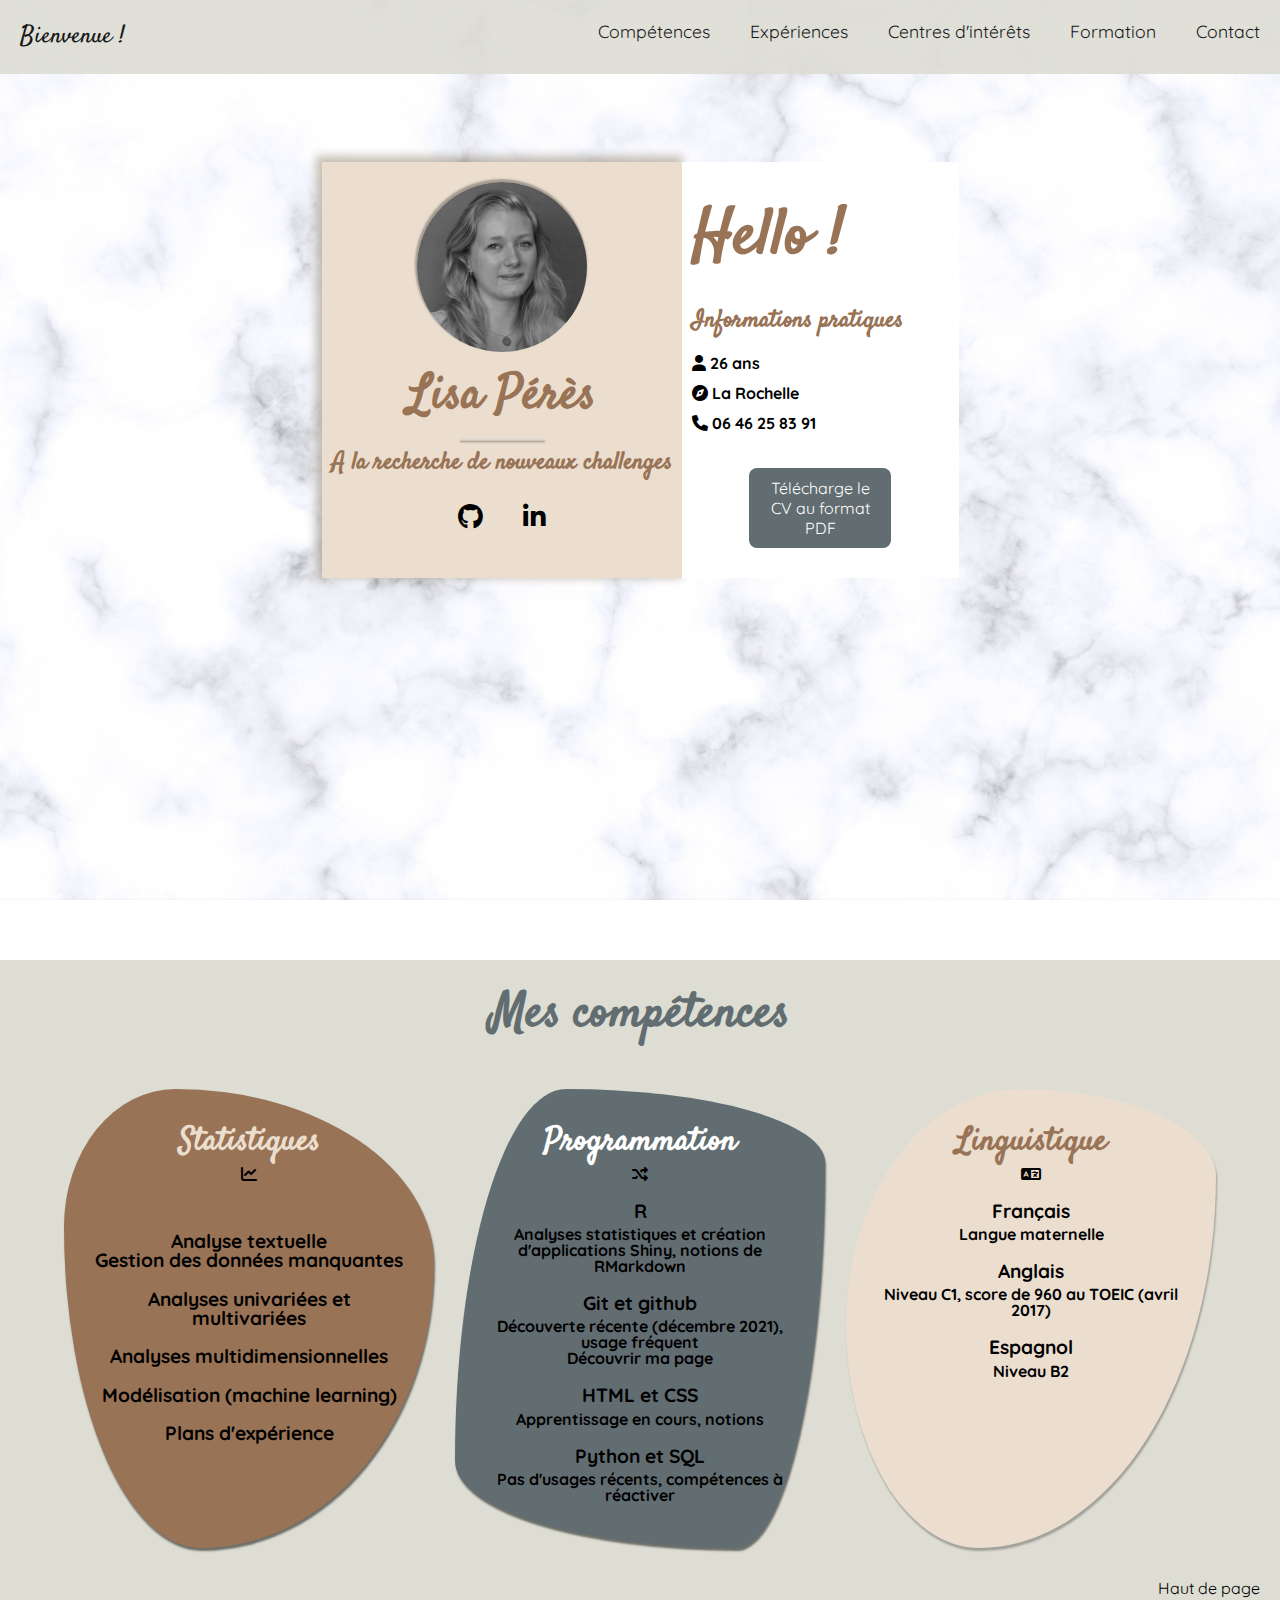
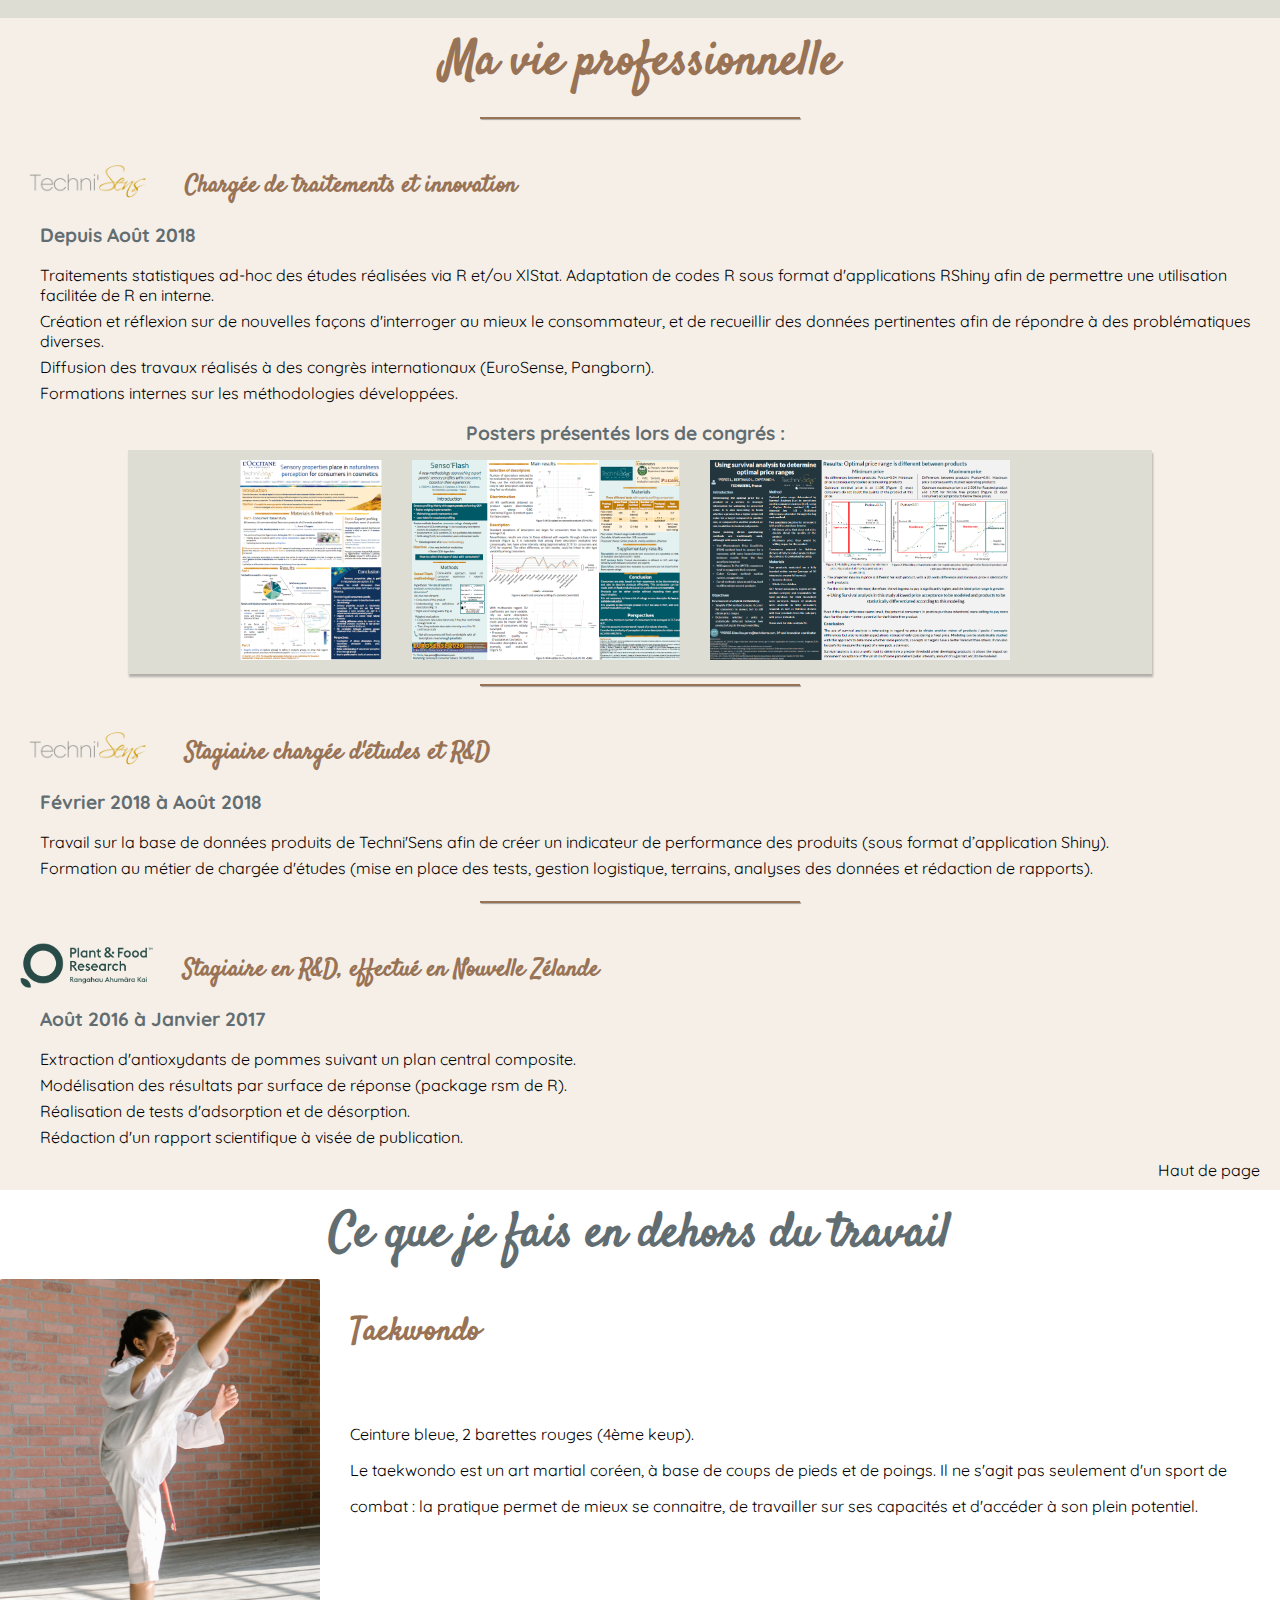
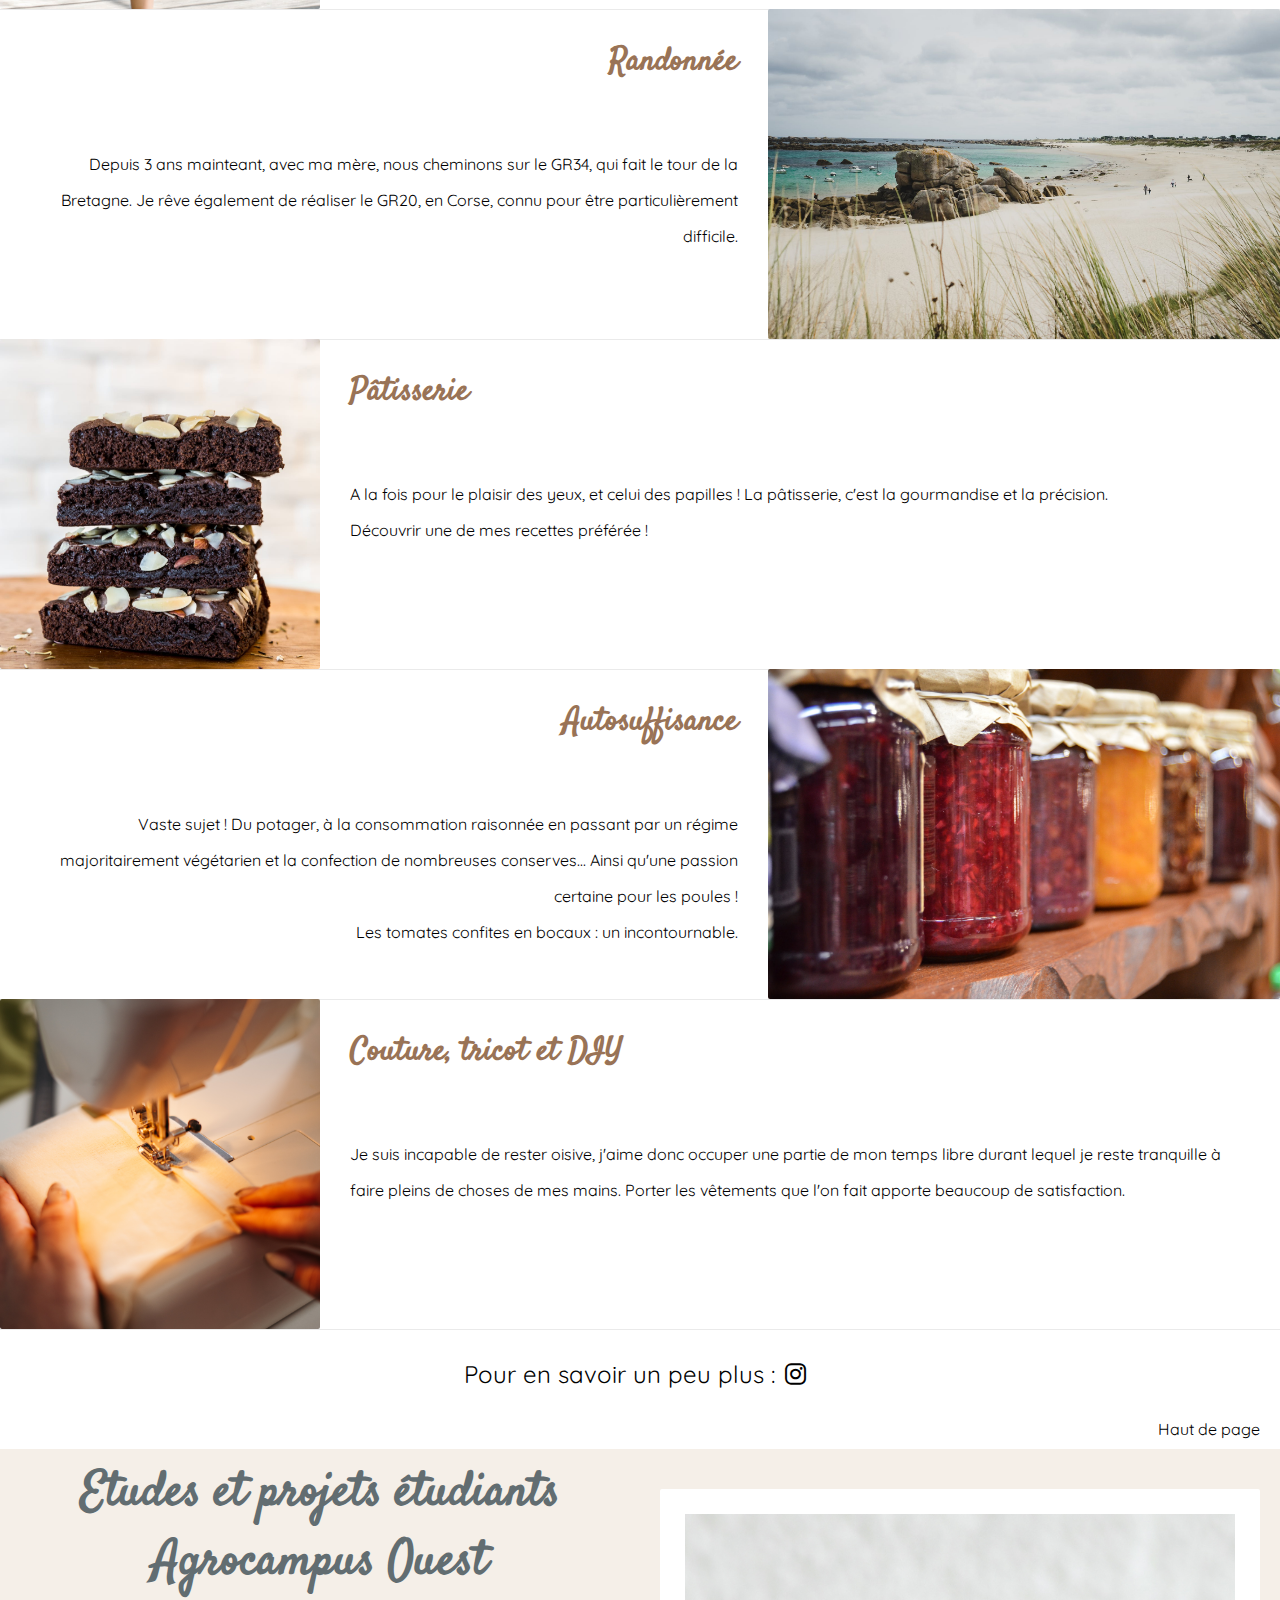
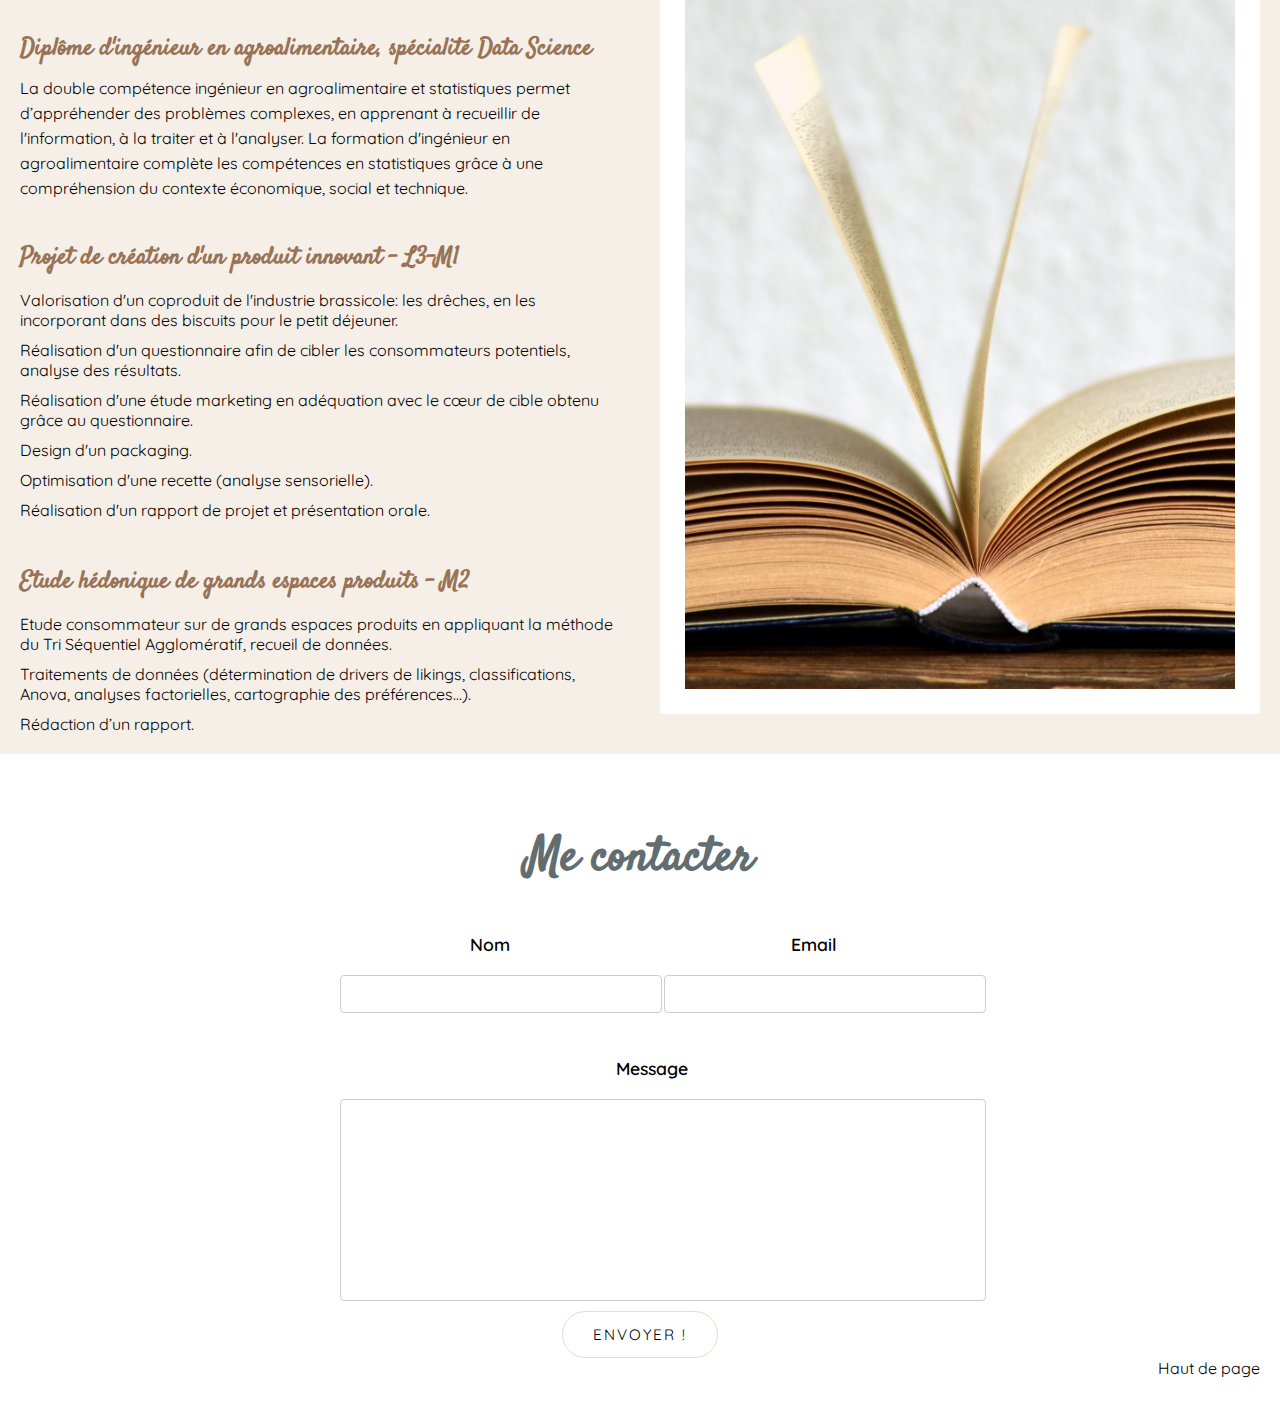
<file: index.html>
<!DOCTYPE html>
<html lang="fr">
<head>
    <meta charset="UTF-8">
    <meta http-equiv="X-UA-Compatible" content="IE=edge">
    <meta name="viewport" content="width=device-width, initial-scale=1.0">
    <title>CV Lisa PERES</title>
    
    <link rel="shortcut icon" href="./assets/favicon.png">
    <link rel="stylesheet" href="./style.css">
    <link rel="stylesheet" href="https://cdnjs.cloudflare.com/ajax/libs/font-awesome/4.7.0/css/font-awesome.css">
    <link rel="stylesheet" href="https://cdnjs.cloudflare.com/ajax/libs/font-awesome/6.0.0-beta3/css/all.min.css"/>

</head>
<body>
    <header>
        <nav>
            <ul>
                <li id="en_tete"><a href="#"><span style="color: black">Bienvenue !</span></a></li>
                <li class="nav_text"><a href="#contact">Contact</a></li>
                <li class="nav_text"><a href="#formation">Formation</a></li>
                <li class="nav_text"><a href="#interets">Centres d'intérêts</a></li>
                <li class="nav_text"><a href="#experiences">Expériences</a></li>
                <li class="nav_text"><a href="#competences">Compétences</a></li> 
            </ul>
        </nav>
    </header>
    <div id="premiere_page"> 
        <div id="presentation">               
            <div class="pres_part1">
                <div class="photo_lisa"><img src="./assets/Lisa_NB.JPG" alt="Photo_candidat"></a></div>
                    <h2>Lisa Pérès</h2>
                    <div id="ligne_intro"></div>
                    <h3>A la recherche de nouveaux challenges</h3>
                    <ul>
                        <li>
                            <a href="https://github.com/PeresLisa" target="_blank">
                                <i class="fa-brands fa-github"></i>
                            </a>
                        </li>
                        <li>
                            <a href="https://www.linkedin.com/in/lisa-peres-067119143/" target="_blank">
                                <i class="fa-brands fa-linkedin-in"></i>
                            </a>
                        </li>
                    </ul>
            </div> 
            <div class="pres_part2">
                    <h1>Hello !</h1>
                    <h3>Informations pratiques</h3>
                    <h5><i class="fa fa-user"></i> 26 ans</h5>
                    <h5><i class="fa fa-compass"></i> La Rochelle</h5>
                    <h5><i class="fa fa-phone"></i> 06 46 25 83 91</h5>
                    <a href="./assets/CV Lisa Pérès.pdf" download>
                        <button>Télécharge le CV au format PDF</button>
                    </a>
            </div>
        </div>
    </div>

    <section id="competences">
        <h2>Mes compétences</h2>
        <div id="inventaire_comp">
            <div id="statistiques">
                    <h3>Statistiques</h3>
                    <i class="fa-solid fa-line-chart">
                        <div class="description_comp">
                            <p>Analyse textuelle
                                <br> Gestion des données manquantes <br>
                                <br> Analyses univariées et multivariées <br>
                                <br> Analyses multidimensionnelles <br>
                                <br> Modélisation (machine learning) <br>
                                <br> Plans d'expérience</p>
                        </div>
                    </i>
            </div>

            <div id="programmation">
                <h3>Programmation</h3>
                <i class="fa-solid fa-random">
                    <div class="description_comp">
                        <h4>R</h4>
                        <p>Analyses statistiques et création d'applications Shiny, notions de RMarkdown</p>
                    </div>
                    
                    <div class="description_comp">
                        <h4>Git et github</h4>
                        <p>Découverte récente (décembre 2021), usage fréquent</p>
                        <a href="https://github.com/PeresLisa">
                            Découvrir ma page
                        </a>
                    </div>
                    
                    <div class="description_comp">
                        <h4>HTML et CSS</h4>
                        <p>Apprentissage en cours, notions</p>
                    </div>

                    <div class="description_comp">
                        <h4>Python et SQL</h4>
                        <p>Pas d'usages récents, compétences à réactiver</p>
                    </div>
                </i>
            </div>

            <div id="langues">
                <h3>Linguistique</h3>
                <i class="fa-solid fa-language">
                    <div class="description_comp">
                        <h4>Français</h4>
                        <p>Langue maternelle</p>
                    </div>
                    <div class="description_comp">
                        <h4>Anglais</h4>
                        <p>Niveau C1, score de 960 au TOEIC (avril 2017)</p>
                    </div>
                    <div class="description_comp">
                        <h4>Espagnol</h4>
                        <p>Niveau B2</p>
                    </div>
                </i>
            </div>
                
        </div>

        <div class="haut_page">
            <a href="#">Haut de page</a>
        </div>
    </section>

    <section id="experiences">
        <h2>Ma vie professionnelle</h2>

        <div class="trait_job"></div>

        <div class="job_exp">
            <div class="Company_logo">
                <a href="https://www.technisens.com/" target="blank">
                    <img src="./assets/Logo_TS.png" alt="logo_TechniSens">
                </a>
                <h3>Chargée de traitements et innovation</h3>
            </div>

            <div class="description_job">
                <h4>Depuis Août 2018</h4>
                <ul>
                    <li>Traitements statistiques ad-hoc des études réalisées via R et/ou XlStat. Adaptation de codes R sous format d'applications RShiny afin de permettre une utilisation facilitée de R en interne.</li>
                    <li>Création et réflexion sur de nouvelles façons d'interroger au mieux le consommateur, et de recueillir des données pertinentes afin de répondre à des problématiques diverses.</li>
                    <li>Diffusion des travaux réalisés à des congrès internationaux (EuroSense, Pangborn).</li>
                    <li>Formations internes sur les méthodologies développées.</li>
                </ul>
            </div>
            
          <h4 id="liste_poster">Posters présentés lors de congrés : </h4>
          <div id="Posters_presentes">
            <div class="Posters">
                <a href="Poster_EuroSense1.html">
                    <img src="./assets/EuroSense 2020 - Poster Naturalité IMG.png" alt="poster_EuroSense1">
                </a>
            </div>
            <div class="Posters">
                <a href="Poster_EuroSense2.html">
                    <img src="./assets/EuroSense 2020 - Poster Senso'Flash IMG.png" alt="poster_EuroSense2">
                </a>
            </div>
            <div class="Posters">
                <a href="Poster_Pangborn.html">
                    <img src="./assets/Pangborn 2021_Poster Survival_IMG.png" alt="poster_Pangborn">
                </a> 
            </div>
          </div>

        </div>

        <div class="trait_job"></div>

        <div class="job_exp">
            <div class="Company_logo">
                <a href="https://www.technisens.com/" target="blank">
                    <img src="./assets/Logo_TS.png" alt="logo_TechniSens">
                </a>
                <h3>Stagiaire chargée d'études et R&D</h3>
            </div>
            <div class="description_job">
                <h4>Février 2018 à Août 2018</h4>
                <ul>
                    <li>Travail sur la base de données produits de Techni'Sens afin de créer un indicateur de performance des produits (sous format d’application Shiny).</li>
                    <li>Formation au métier de chargée d'études (mise en place des tests, gestion logistique, terrains, analyses des données et rédaction de rapports).</li>
                </ul>
            </div> 
        </div>

        <div class="trait_job"></div>

        <div class="job_exp">
            <div class="Company_logo">
                <a href="https://www.plantandfood.com/en-nz/"  target="_blank">
                    <img src="./assets/Logo_PFR.png" alt="logo_PlantandFood">
                </a> 
            <h3>Stagiaire en R&D, effectué en Nouvelle Zélande</h3>
            </div>
            <div class="description_job">
                <h4>Août 2016 à Janvier 2017</h4>
                <ul>
                    <li>Extraction d'antioxydants de pommes suivant un plan central composite.</li>
                    <li>Modélisation des résultats par surface de réponse (package rsm de R).</li>
                    <li>Réalisation de tests d'adsorption et de désorption.</li>
                    <li>Rédaction d'un rapport scientifique à visée de publication.</li>
                </ul>
            </div>
        </div>

        <div class="haut_page">
            <a href="#">Haut de page</a>
        </div>
    </section>

    <section id="interets">
        <h2>Ce que je fais en dehors du travail</h2>
        <div id="taek">
            <div class="loisir_gch">
                <div id="img_taek"></div>
                <div class="text_loisir_gch">
                    <h3>Taekwondo</h3>
                    <p>Ceinture bleue, 2 barettes rouges (4ème keup). <br> Le taekwondo est un art martial coréen, à base de coups de pieds et de poings. Il ne s'agit pas seulement d'un sport de combat : la pratique permet de mieux se connaitre, de travailler sur ses capacités et d'accéder à son plein potentiel.</p>
                </div>
            </div>
        </div>
        
        <div id="rando">
            <div class="loisir_dte">
                <div class="text_loisir_dte">
                    <h3>Randonnée</h3>
                    <p>Depuis 3 ans mainteant, avec ma mère, nous cheminons sur le GR34, qui fait le tour de la Bretagne. Je rêve également de réaliser le GR20, en Corse, connu pour être particulièrement difficile.</p>
                </div>
                <div id="img_rando"></div>
            </div>
        </div>

        <div id="patis">
            <div class="loisir_gch">
                <div id="img_gat"></div>
                <div class="text_loisir_gch">
                    <h3>Pâtisserie</h3>
                    <p>A la fois pour le plaisir des yeux, et celui des papilles ! La pâtisserie, c'est la gourmandise et la précision. <br> 
                        <a href="Patisserie.html">Découvrir une de mes recettes préférée !</a> </p>
                </div>
            </div>
        </div>
        
        <div id="bocal">
            <div class="loisir_dte">
                <div class="text_loisir_dte">
                    <h3>Autosuffisance</h3>
                    <p>Vaste sujet ! Du potager, à la consommation raisonnée en passant par un régime majoritairement végétarien et la confection de nombreuses conserves... Ainsi qu'une passion certaine pour les poules ! <br> 
                        <a href="Bocaux.html">Les tomates confites en bocaux : un incontournable.</a> </p>
                </div>
                <div id="img_bocal"></div>
            </div>
        </div>

        <div id="cout">
            <div class="loisir_gch">
                <div id="img_cout"></div>
                <div class="text_loisir_gch">
                    <h3>Couture, tricot et DIY</h3>
                    <p>Je suis incapable de rester oisive, j'aime donc occuper une partie de mon temps libre durant lequel je reste tranquille à faire pleins de choses de mes mains. Porter les vêtements que l'on fait apporte beaucoup de satisfaction.</p>
                </div>
            </div>
        </div>
        
        <div id="res_sociaux">
            <p>Pour en savoir un peu plus : </p>
            <a href="https://www.instagram.com/lisa._peres/?hl=fr" target="_blank">
                <i class="fa-brands fa-instagram"></i>
            </a>
        </div>

        <div class="haut_page">
            <a href="#">Haut de page</a>
        </div>
    </section>

    <section id="formation">
        <div id="info_formation">
            <h2>Etudes et projets étudiants<br>Agrocampus Ouest</h2>
            <div class="etudes">
                <h3>Diplôme d'ingénieur en agroalimentaire, spécialité Data Science</h3>
                <p>La double compétence ingénieur en agroalimentaire et statistiques permet d’appréhender des problèmes complexes, en apprenant à recueillir de l'information, à la traiter et à l'analyser. La formation d'ingénieur en agroalimentaire complète les compétences en statistiques grâce à une compréhension du contexte économique, social et technique.</p>
            </div>
            <div class="etudes">
                <h3>Projet de création d'un produit innovant - L3-M1</h3>
                <ul>
                    <li>Valorisation d'un coproduit de l'industrie brassicole: les drêches, en les incorporant dans des biscuits pour le petit déjeuner.</li>
                    <li>Réalisation d'un questionnaire afin de cibler les consommateurs potentiels, analyse des résultats.</li>
                    <li>Réalisation d'une étude marketing en adéquation avec le cœur de cible obtenu grâce au questionnaire.</li>
                    <li>Design d'un packaging.</li>
                    <li>Optimisation d'une recette (analyse sensorielle).</li>
                    <li>Réalisation d'un rapport de projet et présentation orale.</li>
                </ul>
            </div>
            <div class="etudes">
                <h3>Etude hédonique de grands espaces produits - M2</h3>
                <ul>
                    <li>Etude consommateur sur de grands espaces produits en appliquant la méthode du Tri Séquentiel Agglomératif, recueil de données.</li>
                    <li>Traitements de données (détermination de drivers de likings, classifications, Anova, analyses factorielles, cartographie des préférences…).</li>
                    <li>Rédaction d’un rapport.</li>
                </ul>
            </div>
        </div>
        <div id ="img_formation"></div>
    </section>

    <section id="contact">
        <h2>Me contacter</h2>
        <form action="mailto:lisa.peres@laposte.net">
            <div class="form-grid">
                <div>
                    <label for="name">Nom</label>
                    <input type="text" id="name">
                </div>
                <div>
                    <label for="email">Email</label>
                    <input type="text" id="email">
                </div>
                <div class="text_area">
                    <label for="message">Message</label>
                    <textarea id="text"></textarea>
                </div>
            </div>
            <input type="submit" class="button" value="Envoyer !">
        </form>

        <div class="haut_page">
            <a href="#">Haut de page</a>
        </div>
    </section>
</body>
</html>
</file>
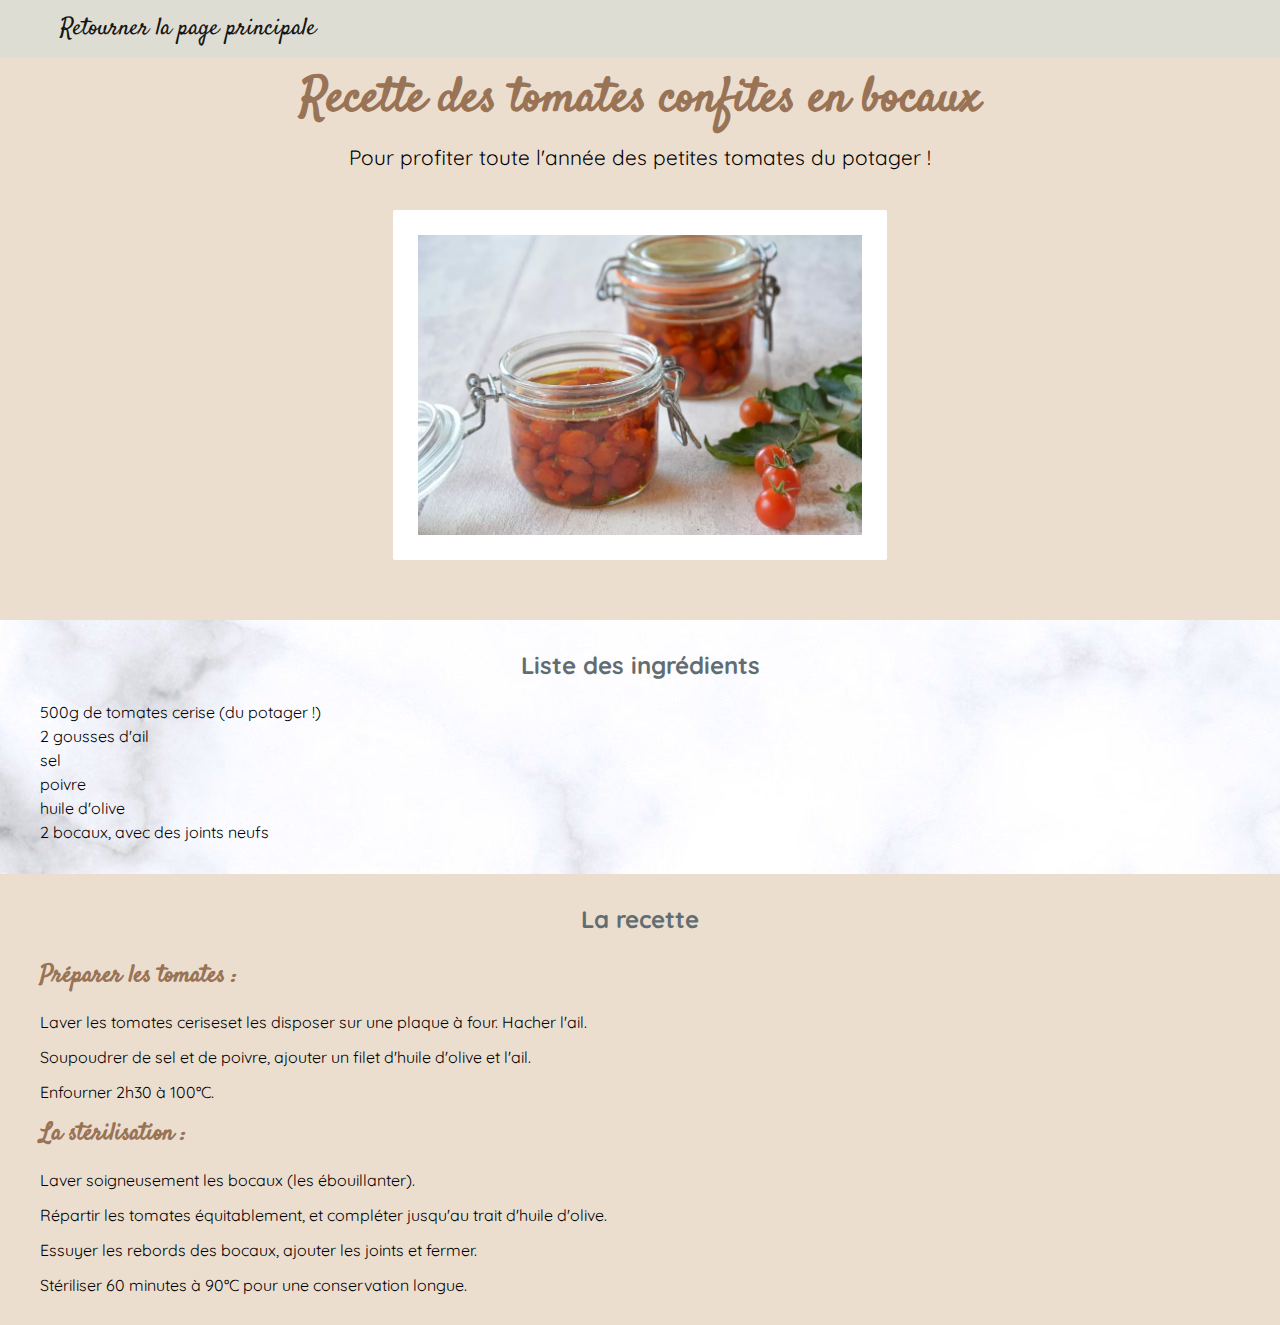
<file: Bocaux.html>
<!DOCTYPE html>
<html lang="fr">
<head>
    <meta charset="UTF-8">
    <meta http-equiv="X-UA-Compatible" content="IE=edge">
    <meta name="viewport" content="width=device-width, initial-scale=1.0">
    <title>Tomates confites</title>

    <link rel="shortcut icon" href="./assets/favicon.png">
    <link rel="stylesheet" href="./recette.css">
</head>
<body>
    <header>
        <nav>
            <ul>
                <li id="en_tete"><a href="index.html#bocal"><span style="color: black">Retourner la page principale</span></a></li>
            </ul>
        </nav>
    </header>
    <section class="titre_recette">
        <h1>Recette des tomates confites en bocaux</h1>
        <p>Pour profiter toute l'année des petites tomates du potager !</p>
        <div id="img_recette"><img src="./assets/bocaux_tomates.png" alt="bocal_tomates"></div>
    </section>
    <section class="ingredients">
        <h2>Liste des ingrédients</h2>
        <div class="descri_ingred">
            <ul>
                <li>500g de tomates cerise (du potager !)</li>
                <li>2 gousses d'ail</li>
                <li>sel</li>
                <li>poivre</li>
                <li>huile d'olive</li>
                <li>2 bocaux, avec des joints neufs</li>
            </ul>
        </div>
    </section>
    <section class="recette">
        <h2>La recette</h2>
        <div class="descri_etape">
            <h3>Préparer les tomates :</h3>
            <p>Laver les tomates ceriseset les disposer sur une plaque à four. Hacher l'ail. <br>
            Soupoudrer de sel et de poivre, ajouter un filet d'huile d'olive et l'ail. <br>
            Enfourner 2h30 à 100°C.</p>
        </div>
        <div class="descri_etape">
            <h3>La stérilisation :</h3>
            <p>Laver soigneusement les bocaux (les ébouillanter). <br>
                Répartir les tomates équitablement, et compléter jusqu'au trait d'huile d'olive. <br>
                Essuyer les rebords des bocaux, ajouter les joints et fermer. <br>
                Stériliser 60 minutes à 90°C pour une conservation longue.</p>
        </div>
    </section>     
</body>
</html>
</file>
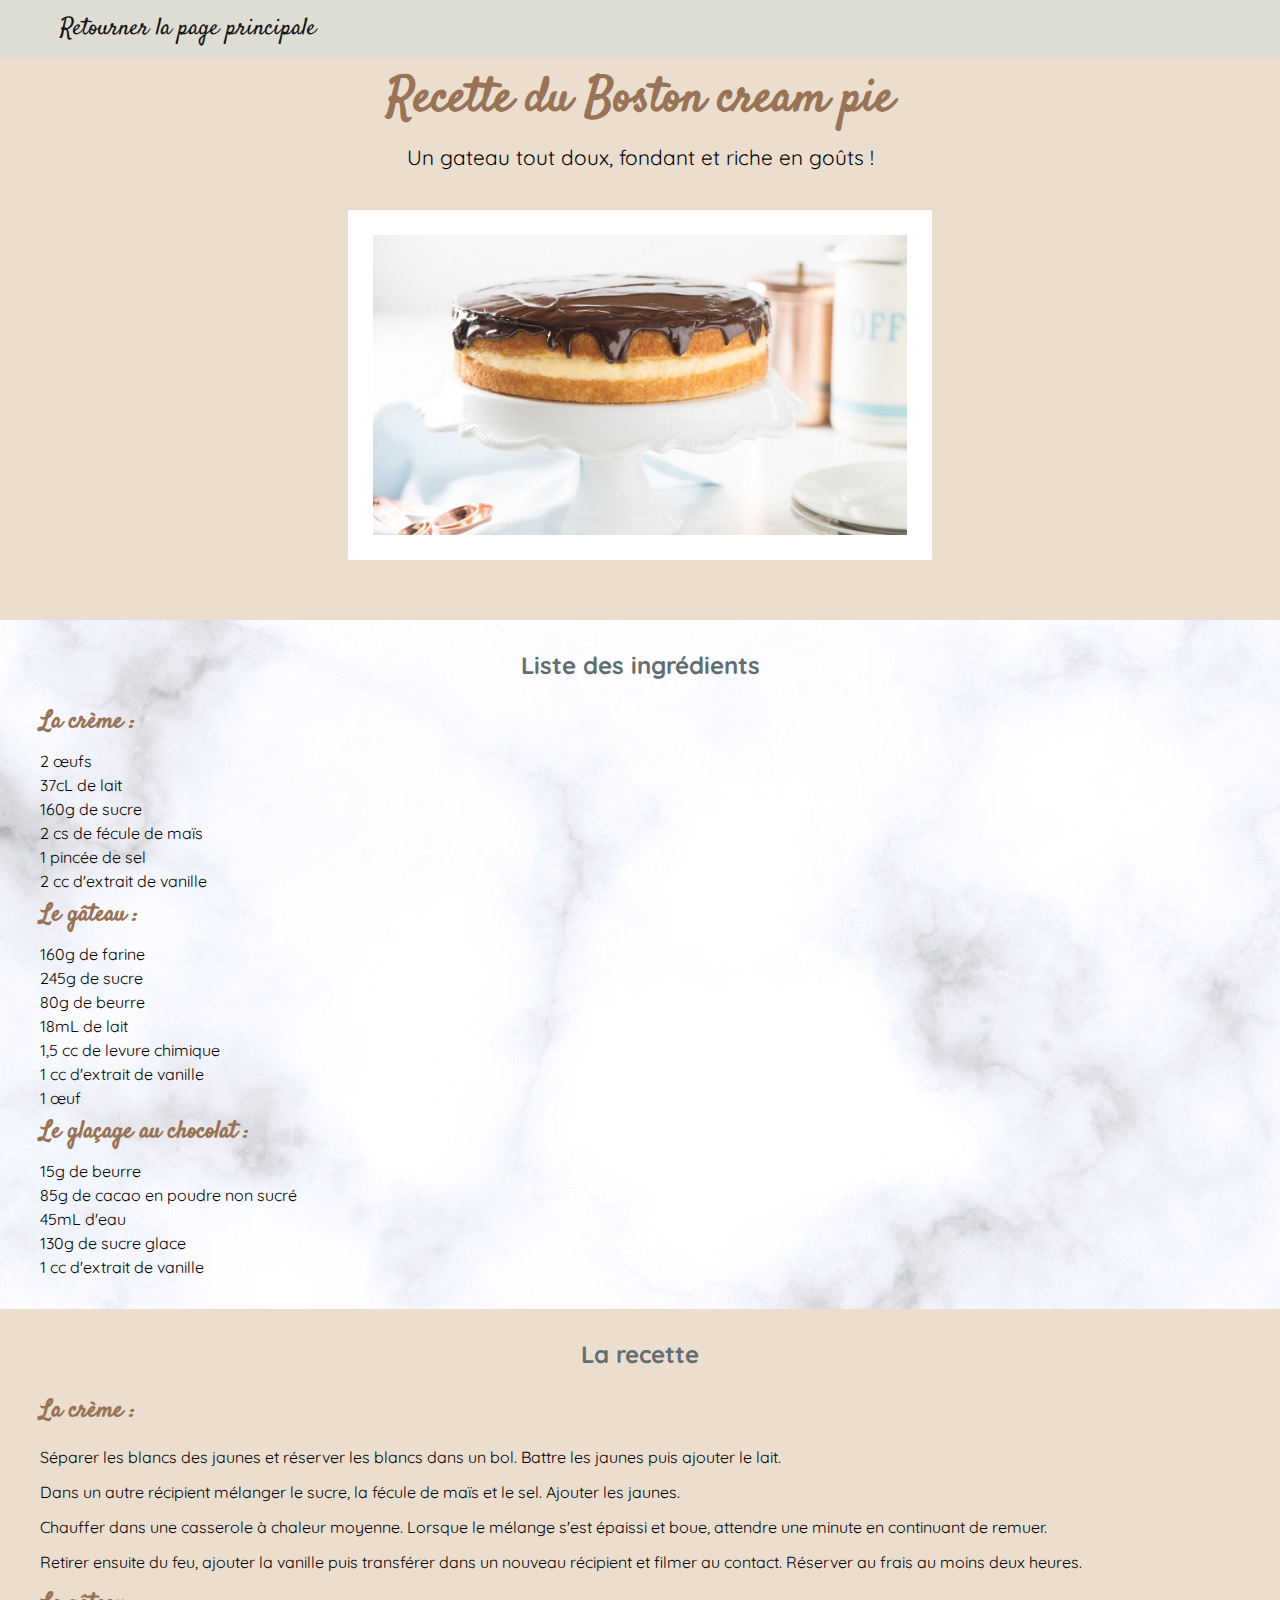
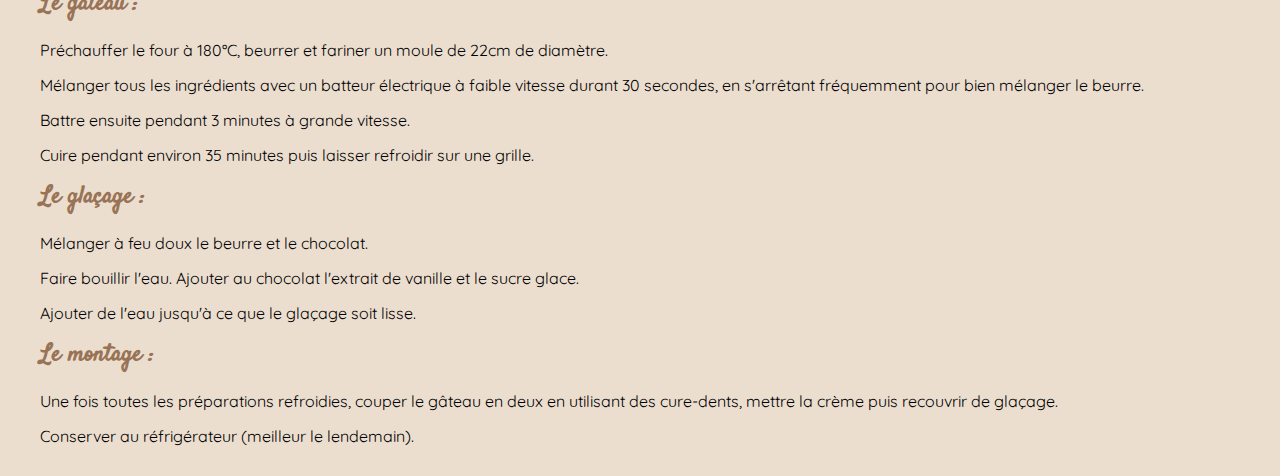
<file: Patisserie.html>
<!DOCTYPE html>
<html lang="fr">
<head>
    <meta charset="UTF-8">
    <meta http-equiv="X-UA-Compatible" content="IE=edge">
    <meta name="viewport" content="width=device-width, initial-scale=1.0">
    <title>Boston cream pie</title>

    <link rel="shortcut icon" href="./assets/favicon.png">
    <link rel="stylesheet" href="./recette.css">
</head>
<body>
    <header>
        <nav>
            <ul>
                <li id="en_tete"><a href="index.html#patis"><span style="color: black">Retourner la page principale</span></a></li>
            </ul>
        </nav>
    </header>
    <section class="titre_recette">
        <h1>Recette du Boston cream pie</h1>
        <p>Un gateau tout doux, fondant et riche en goûts !</p>
        <div id="img_recette"><img src="./assets/boston_cream_pie.jpg" alt="gateau_chocolat"></div>
    </section>
    <section class="ingredients">
        <h2>Liste des ingrédients</h2>
        <div class="descri_ingred">
            <h3>La crème :</h3>
            <ul>
                <li>2 œufs</li>
                <li>37cL de lait</li>
                <li>160g de sucre</li>
                <li>2 cs de fécule de maïs</li>
                <li>1 pincée de sel</li>
                <li>2 cc d'extrait de vanille</li>
            </ul>
        </div>
        <div class="descri_ingred">
            <h3>Le gâteau :</h3>
            <ul>
                <li>160g de farine</li>
                <li>245g de sucre</li>
                <li>80g de beurre</li>
                <li>18mL de lait</li>
                <li>1,5 cc de levure chimique</li>
                <li>1 cc d'extrait de vanille</li>
                <li>1 œuf</li>
            </ul>
        </div>
        <div class="descri_ingred">
            <h3>Le glaçage au chocolat :</h3>
            <ul>
                <li>15g de beurre</li>
                <li>85g de cacao en poudre non sucré</li>
                <li>45mL d'eau</li>
                <li>130g de sucre glace</li>
                <li>1 cc d'extrait de vanille</li>
            </ul>
        </div>
    </section>
    <section class="recette">
        <h2>La recette</h2>
        <div class="descri_etape">
            <h3>La crème :</h3>
            <p>Séparer les blancs des jaunes et réserver les blancs dans un bol. Battre les jaunes puis ajouter le
                lait. <br> Dans un autre récipient mélanger le sucre, la fécule de maïs et le sel. Ajouter les jaunes.
                <br>Chauffer dans une casserole à chaleur moyenne. Lorsque le mélange s'est épaissi et boue,
                attendre une minute en continuant de remuer. <br> Retirer ensuite du feu, ajouter la vanille puis
                transférer dans un nouveau récipient et filmer au contact. Réserver au frais au moins deux heures.</p>
        </div>
        <div class="descri_etape">
            <h3>Le gâteau :</h3>
            <p>Préchauffer le four à 180°C, beurrer et fariner un moule de 22cm de diamètre. <br> Mélanger tous les
                ingrédients avec un batteur électrique à faible vitesse durant 30 secondes, en s'arrêtant
                fréquemment pour bien mélanger le beurre. <br> Battre ensuite pendant 3 minutes à grande vitesse.
                <br> Cuire pendant environ 35 minutes puis laisser refroidir sur une grille.</p>
        </div>
        <div class="descri_etape">
            <h3>Le glaçage :</h3>
            <p>Mélanger à feu doux le beurre et le chocolat. <br> Faire bouillir l'eau. Ajouter au chocolat l'extrait de
                vanille et le sucre glace. <br> Ajouter de l'eau jusqu'à ce que le glaçage soit lisse.</p>
        </div>
        <div class="descri_etape">
            <h3>Le montage :</h3>
            <p>Une fois toutes les préparations refroidies, couper le gâteau en deux en utilisant des cure-dents, mettre la crème puis recouvrir de glaçage.
                <br> Conserver au réfrigérateur (meilleur le lendemain).</p>
        </div>
    </section>
</body>
</html>
</file>
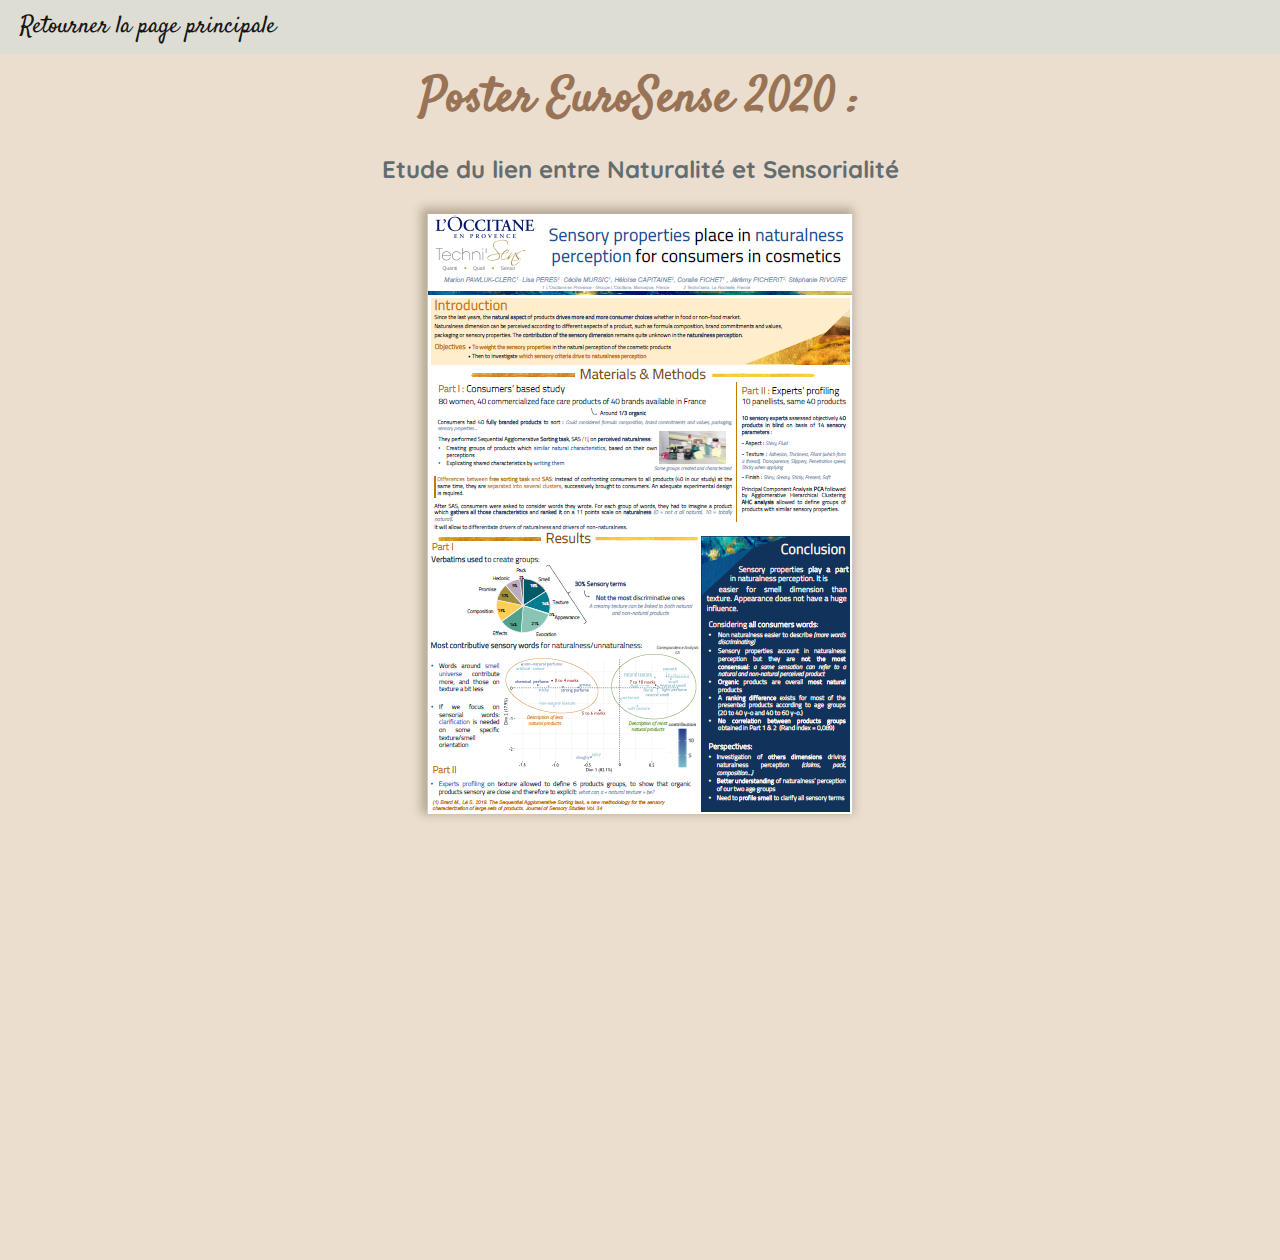
<file: Poster_EuroSense1.html>
<!DOCTYPE html>
<html lang="fr">

<head>
    <meta charset="UTF-8">
    <meta http-equiv="X-UA-Compatible" content="IE=edge">
    <meta name="viewport" content="width=device-width, initial-scale=1.0">
    <title>EuroSense Naturalité</title>

    <link rel="shortcut icon" href="./assets/favicon.png">
    <link rel="stylesheet" href="./posters_portrait.css">
</head>

<body>
    <header>
        <nav>
            <ul>
                <li id="en_tete"><a href="index.html#experiences"><span style="color: black">Retourner la page principale</span></a></li>
            </ul>
        </nav>
    </header>
    <section class="sec_poster">
        <h1>Poster EuroSense 2020 :</h1>
        <h2>Etude du lien entre Naturalité et Sensorialité</h2>

        <img src="./assets/EuroSense 2020 - Poster Naturalité IMG.png" alt="poster">
    </section>
    
</body>

</html>
</file>
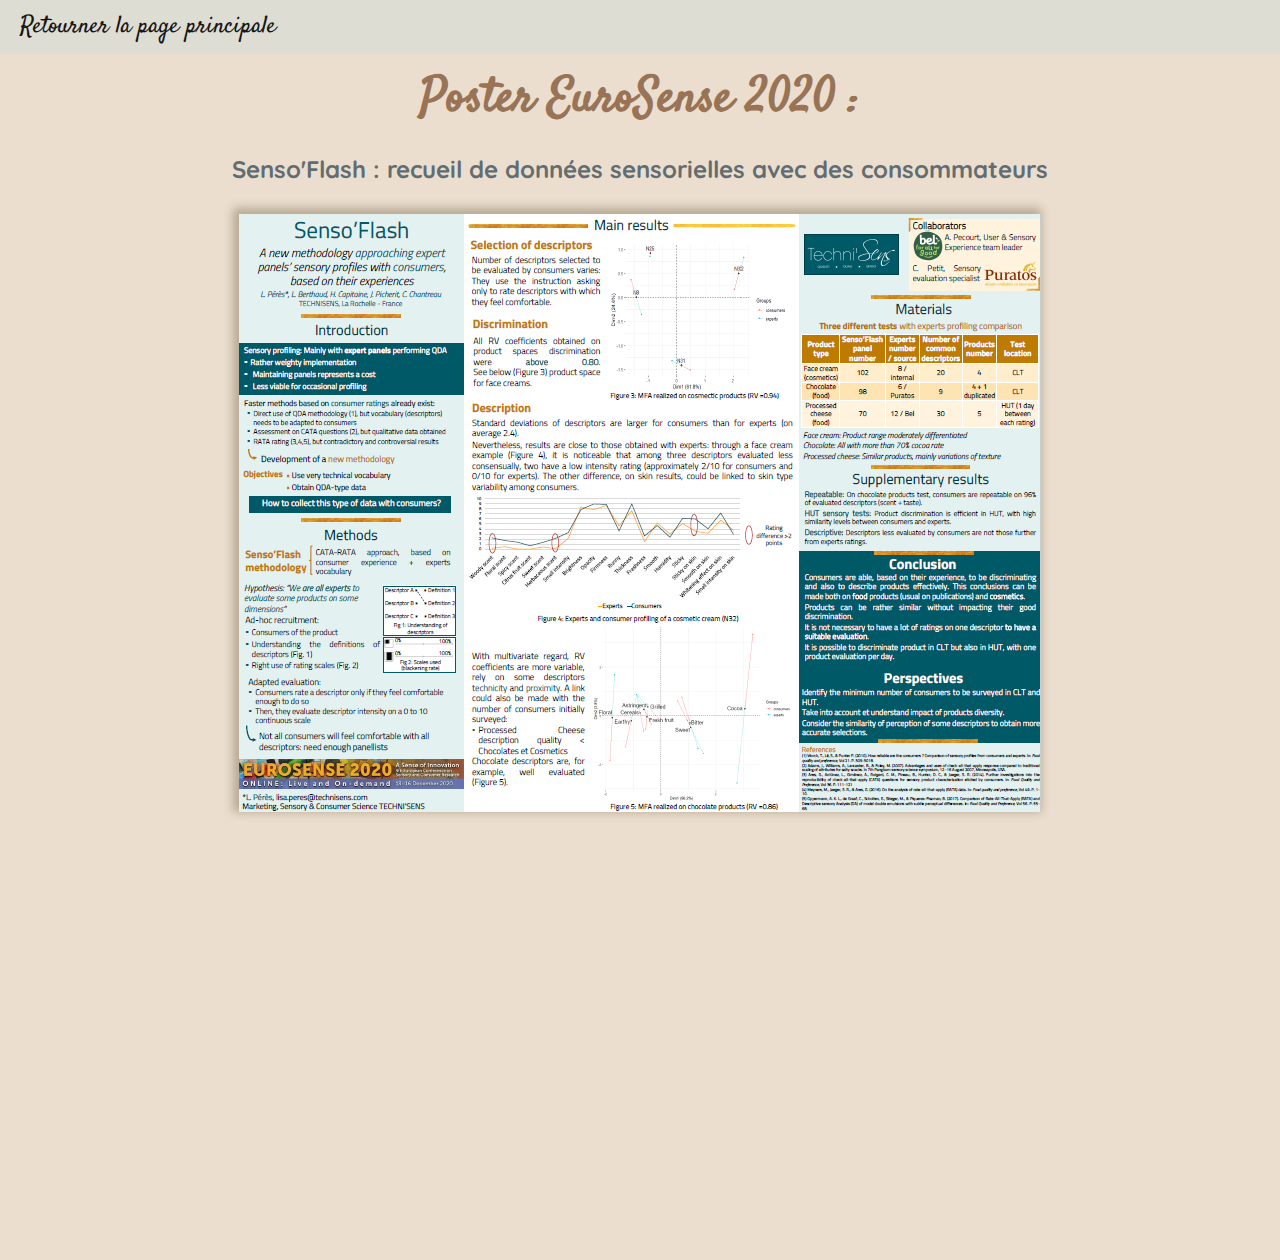
<file: Poster_EuroSense2.html>
<!DOCTYPE html>
<html lang="fr">
<head>
    <meta charset="UTF-8">
    <meta http-equiv="X-UA-Compatible" content="IE=edge">
    <meta name="viewport" content="width=device-width, initial-scale=1.0">
    <title>EuroSense Senso'Flash</title>

    <link rel="shortcut icon" href="./assets/favicon.png">
    <link rel="stylesheet" href="./posters_paysage.css">
</head>
<body>
    <header>
        <nav>
            <ul>
                <li id="en_tete"><a href="index.html#experiences"><span style="color: black">Retourner la page principale</span></a></li>
            </ul>
        </nav>
    </header>
    <section class="sec_poster">
        <h1>Poster EuroSense 2020 :</h1>
        <h2>Senso'Flash : recueil de données sensorielles avec des consommateurs</h2>

        <img src="./assets/EuroSense 2020 - Poster Senso'Flash IMG.png" alt="poster">
    </section>
</body>
</html>
</file>
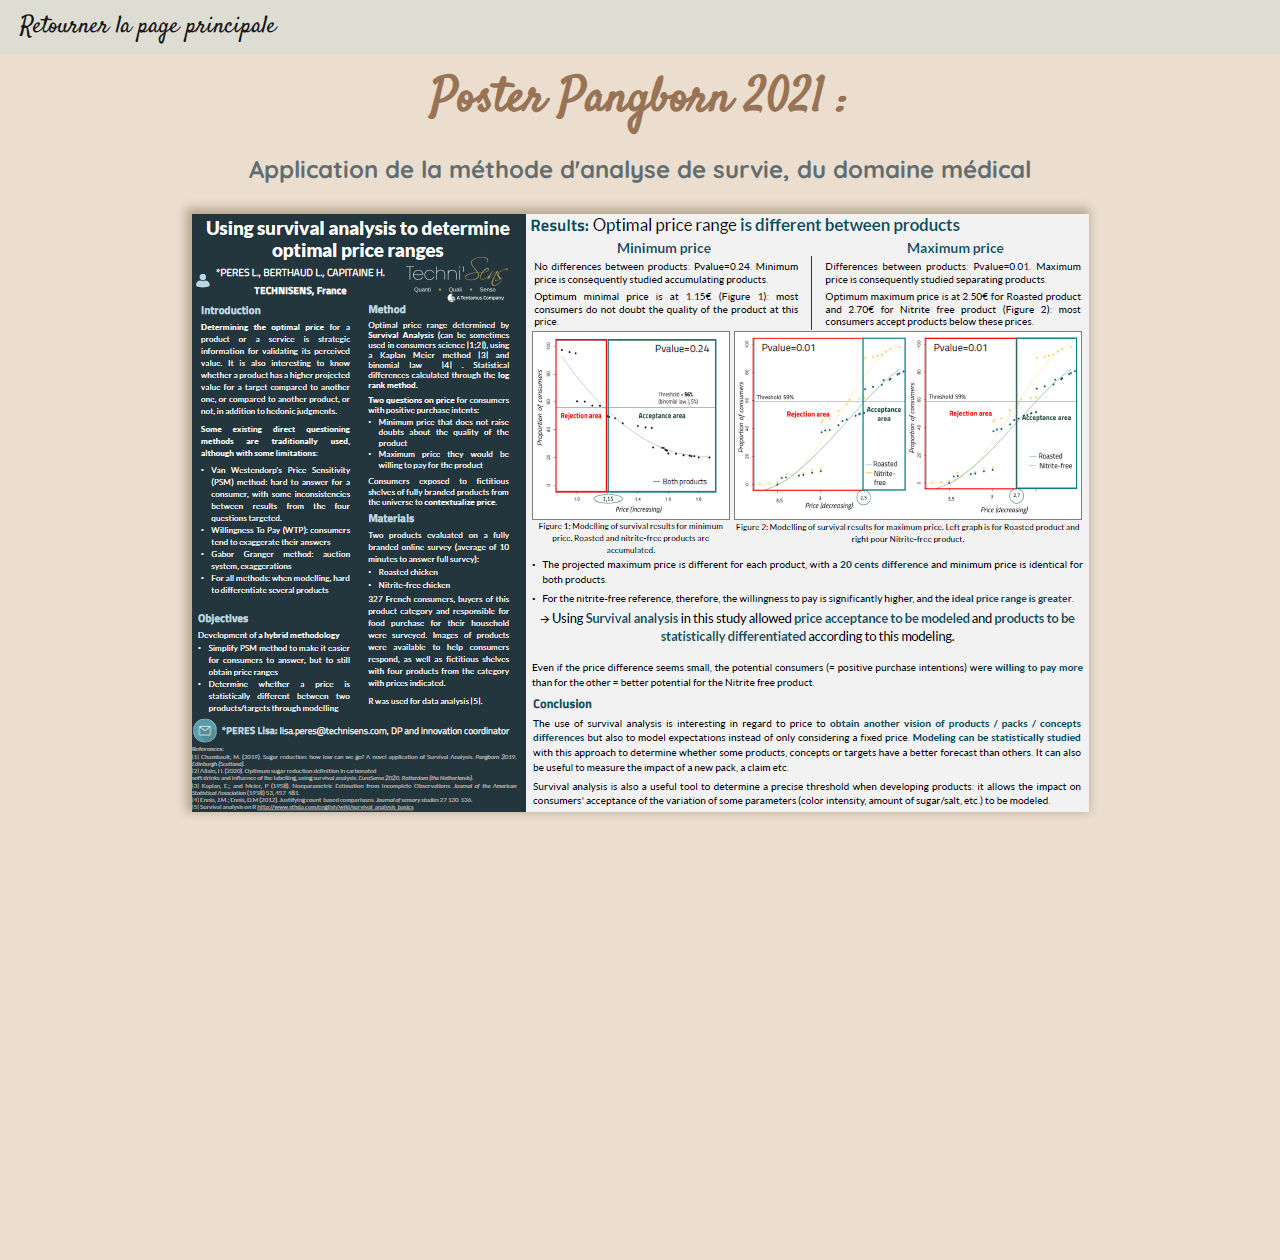
<file: Poster_Pangborn.html>
<!DOCTYPE html>
<html lang="fr">
<head>
    <meta charset="UTF-8">
    <meta http-equiv="X-UA-Compatible" content="IE=edge">
    <meta name="viewport" content="width=device-width, initial-scale=1.0">
    <title>Pangborn Survival analysis</title>

    <link rel="shortcut icon" href="./assets/favicon.png">
    <link rel="stylesheet" href="./posters_paysage.css">
</head>
<body>
    <header>
        <nav>
            <ul>
                <li id="en_tete"><a href="index.html#experiences"><span style="color: black">Retourner la page principale</span></a></li>
            </ul>
        </nav>
    </header>
    <section class="sec_poster">
        <h1>Poster Pangborn 2021 :</h1>
        <h2>Application de la méthode d'analyse de survie, du domaine médical</h2>

        <img src="./assets/Pangborn 2021_Poster Survival_IMG.png" alt="poster">
    </section>
</body>
</html>
</file>
<file: style.css>
@import url("https://fonts.googleapis.com/css2?family=Quicksand&family=Satisfy&display=swap");

/* font-family: 'Satisfy', cursive;
font-family: 'Quicksand', sans-serif; */

:root {
  --color1: #626d71;
  --color2: #ddddd4;
  --color3: #ebdecf;
  --color4: #997356;
  --color5: rgb(0, 0, 0);
}

* {
  margin: 0;
  padding: 0;
}

html {
  scroll-behavior: smooth;
}

body {
  font-family: "Quicksand", sans-serif;
  padding: 0;
  margin: 0;
  color: var(--color5);
}

li {
  list-style-type: none;
}

a {
  text-decoration: none;
  color: var(--color5);
}

h3 {
  font-family: "Satisfy", cursive;
  font-size: 1.5em;
  color: var(--color4);
}

.haut_page {
  text-align: right;
  padding: 0 20px 10px 0;
}

h2 {
  font-family: "Satisfy", cursive;
  font-size: 3em;
  text-align: center;
  padding: 10px 0;
}

/* **********************NAVBAR********************** */

nav {
  overflow: hidden;
  background-color: var(--color2);
  position: fixed;
  width: 100%;
  opacity: 0.9;
}
header li {
  float: right;
  font-size: 1.1em;
}
header li a {
  text-decoration: none;
  display: block;
  text-align: center;
  padding: 20px 20px;
}
#en_tete {
  font-family: "Satisfy", cursive;
  float: left;
  font-size: 1.5em;
  color: black;
}
.nav_text a:hover {
  color: #997356;
}

/* **********************PRESENTATION********************** */
#premiere_page {
  padding-top: 60px;
  background: url(./assets/marble.jpg) no-repeat fixed 50% 50%;
  background-size: cover;
  height: 100vh;
}
#presentation {
  display: flex;
  flex-wrap: nowrap;
  margin: 8% auto;
  justify-content: center;
}
/* Volet gauche */
.pres_part1 {
  background: var(--color3);
  box-shadow: -3px -3px 9px 3px rgba(66, 45, 6, 0.3);
  padding: 20px 10px;
}
.photo_lisa img {
  display: block;
  margin: 0 auto;
  border-radius: 50%;
  box-shadow: -1px -2px 2px 1px rgba(0, 0, 0, 0.3);
  height: 170px;
}
.pres_part1 h2 {
  color: var(--color4);
}
#ligne_intro {
  height: 1px;
  width: 25%;
  margin: -3px auto;
  background-color: var(--color2);
  box-shadow: 1px 3px 2px rgba(0, 0, 0, 0.5);
}
.pres_part1 h3 {
  text-align: center;
  padding: 10px 0;
}
.pres_part1 ul {
  display: inline-block;
  display: flex;
  justify-content: center;
  font-size: 1.6em;
  padding: 10px 0;
}
.pres_part1 li {
  padding: 0 20px;
}
.pres_part1 a:hover {
  color: var(--color4);
  transition: 0.1s ease-in-out;
}
/* Volet droite */
.pres_part2 {
  background: white;
  padding: 20px 10px;
}
.pres_part2 h1 {
  font-family: "Satisfy", cursive;
  font-size: 4em;
  color: var(--color4);
  padding: 10px 0;
}
.pres_part2 h3 {
  padding: 10px 0;
}
.pres_part2 h5 {
  padding: 5px 0;
  font-size: 1em;
}
.pres_part2 button {
  display: block;
  font-size: 1.5rem;
  background-color: var(--color1);
  color: white;
  border: none;
  border-radius: 8px;
  width: 55%;
  padding: 10px 10px;
  margin: 30px auto 10px;
  font-size: 1em;
  font-family: "Quicksand", sans-serif;
}
.pres_part2 button:hover {
  background-color: var(--color3);
  color: var(--color4);
  cursor: pointer;
  transition: 0.3s ease-in-out;
}

/* **********************COMPETENCES********************** */
#competences {
  background-color: var(--color2);
  padding: 10px 0px 10px 0px;
}

#competences h2 {
  color: var(--color1);
}

#competences h3 {
  font-size: 2em;
}

#inventaire_comp {
  display: flex;
  flex-wrap: wrap;
  justify-content: space-between;
  padding: 0 5%;
  margin: 30px 0;
  text-align: center;
}
#statistiques,
#programmation,
#langues {
  width: 350px;
  margin-bottom: 0;
}
.description_comp {
  margin: 15px 20px;
  font-family: "Quicksand", sans-serif;
}
#statistiques h3 {
  color: #ebdecf;
}
#statistiques {
  padding: 30px 10px;
  border-radius: 30% 70% 63% 37% / 30% 38% 62% 70%;
  background-color: var(--color4);
  box-shadow: 1px 3px 2px rgba(0, 0, 0, 0.5);
}
#programmation h3 {
  color: white;
}
#programmation {
  border-radius: 30% 70% 24% 76% / 81% 16% 84% 19%;
  background-color: var(--color1);
  padding: 30px 10px;
  box-shadow: 1px 3px 2px rgba(0, 0, 0, 0.5);
}
#langues {
  border-radius: 47% 53% 64% 36% / 51% 19% 81% 49%;
  background-color: var(--color3);
  padding: 30px 10px;
  box-shadow: 1px 3px 2px rgba(0, 0, 0, 0.274);
}
.description_comp h4 {
  font-size: 1.2em;
  padding: 5px 0;
}
#statistiques p {
  margin-top: 50px;
  font-size: 1.2em;
}

/* **********************EXPERIENCES********************** */
#experiences {
  background-color: #ebdecf7a;
}
#experiences h2 {
  color: var(--color4);
  padding-top: 10px;
}
.job_exp {
  margin-top: 30px;
}
.Company_logo {
  padding: 10px 20px;
  display: flex;
}
.Company_logo img {
  height: 45px;
  padding: 0 30px 0 0;
}
.Company_logo h3 {
  padding: 10px 0 0 0;
  font-size: 1.5em;
}
#Posters_presentes {
  padding: 10px 20px;
  display: flex;
  justify-content: center;
  background-color: var(--color2);
  margin: 0 10%;
  box-shadow: 1px 3px 2px rgba(0, 0, 0, 0.274);
}
.Posters img {
  height: 200px;
  padding: 0 30px 0 0;
}
.Posters img:hover {
  transform: scale(1.05);
  transition: 0.5s ease-in-out;
}
#experiences h4 {
  font-size: 1.2em;
  color: var(--color1);
  margin: 5px 30px 5px 0;
}
.description_job {
  margin-left: 40px;
  margin-right: 20px;
}
#liste_poster {
  text-align: center;
  font-size: 1.1em;
}
.description_job ul {
  padding: 10px 0;
}
.description_job li {
  padding: 3px 0;
}
.trait_job {
  height: 2px;
  width: 25%;
  margin: 10px auto;
  /* auto pour centrer */
  background-color: var(--color4);
  box-shadow: 1px 1px 1px rgba(0, 0, 0, 0.308);
}

/* **********************LOISIRS********************** */
#interets h2 {
  color: var(--color1);
}
#interets {
  background: url(./assets/marble.jpg) no-repeat fixed 50% 50%;
}
.loisir_gch {
  display: grid;
  grid-template-columns: 25% 75%;
  min-height: 330px;
}
#img_taek {
  background: url(./assets/Taekwondo.png) center/cover;
  border-radius: 2px;
}
#img_gat {
  background: url(./assets/gateau.jpeg) center/cover;
  border-radius: 2px;
}
#img_cout {
  background: url(./assets/couture.jpg) center/cover;
  border-radius: 2px;
}
.loisir_dte {
  display: grid;
  grid-template-columns: 60% 40%;
  min-height: 330px;
}
#img_rando {
  background: url(./assets/GR34.jpeg) center/cover;
  border-radius: 2px;
}
#img_bocal {
  background: url(./assets/bocaux.jpeg) center/cover;
  border-radius: 2px;
}
.text_loisir_gch,
.text_loisir_dte {
  padding: 0 30px;
}
.text_loisir_gch h3,
.text_loisir_dte h3 {
  margin-top: 20px;
  font-size: 2em;
  padding: 10px 0;
}
.text_loisir_gch p,
.text_loisir_dte p {
  line-height: 36px;
  margin-top: 50px;
}
.text_loisir_dte {
  text-align: right;
}
#rando,
#patis,
#bocal,
#cout,
#res_sociaux {
  box-shadow: inset 0 1px 0 rgba(0, 0, 0, 0.082);
}
#res_sociaux {
  padding: 30px 0;
  display: flex;
  justify-content: center;
  font-size: 1.5em;
}
#res_sociaux a {
  padding: 0 10px;
}
#res_sociaux a:hover {
  color: var(--color4);
}
#interets a:hover {
  color: var(--color4);
  font-weight: bold;
  font-size: 1.1em;
  transition: ease-in-out;
}


/* **********************ETUDES********************** */
#formation {
  background-color: #ebdecf7a;
}
#formation h2 {
  color: var(--color1);
}
#formation {
  display: grid;
  grid-template-columns: 50% 50%;
}
#img_formation {
  border-radius: 2px;
  margin: 40px 20px;
  padding: 30px 0;
  background: url(./assets/book.jpg) center/cover;
  border-color: white ;
  border-image: none;
  border-style: solid;
  border-width: 25px;  
}
.etudes {
  padding: 15px 20px;
}
.etudes h3 {
  padding: 10px 0;
}
.etudes p {
  line-height: 25px;
}
.etudes li {
  padding: 5px 0;
}

/* **********************CONTACT********************** */
#contact {
  text-align: center;
  padding: 60px 0 30px 0;
  background: url(./assets/marble.jpg) no-repeat fixed 50% 50%;
}
#contact h2 {
  color: var(--color1);
}
.form-grid {
  display: grid;
  grid-template-columns: 50% 50%;
  grid-template-rows: 100px 224px;
  grid-template-areas:
    "input1 input2"
    "textarea textarea";
  gap: 24px;
  width: 85%;
  margin: 30px auto;
  max-width: 600px;
  /* pour ne pas que ça se déforme */
}
.text_area {
  grid-area: textarea;
}
label {
  font-weight: 600;
  font-size: 0.8rem;
  font-family: Quicksand;
  font-size: 1.1em;
}
input[type="text"],
textarea {
  width: 100%;
  margin: 20px 0 40px;
  border-radius: 4px;
  border: 1px solid #ccc;
  padding: 10px;
  transition: 0.2s;
  font-family: Quicksand;
}
textarea {
  resize: none;
  height: 180px;
}
.button {
  border: 1px solid var(--color2);
  background: transparent;
  border-radius: 50px;
  padding: 13px 30px;
  display: inline-block;
  text-transform: uppercase;
  letter-spacing: 2px;
  cursor: pointer;
  transition: 0.3s;
  font-family: Quicksand;
  font-size: 0.95em;
}
.button:hover {
  border: 1px solid var(--color4);
  color: var(--color4);
}

/************ RESPONSIVE ************/
@media screen and (max-width: 1250px) {
  #statistiques,
  #programmation,
  #langues {
  width: 250px;
  }
  #competences h3 {
    font-size: 1.6em;
  }
  #statistiques p {
    font-size: 1em;
  }
}
@media screen and (max-width: 1000px) {
  h2 {
    font-size: 2.5em;
  }
  .Posters img {
    height: 150px;
    padding: 0 5px 0 5px;
  }
}
@media screen and (max-width: 950px) {
  #inventaire_comp {
    display: block;
  }
  #statistiques,
  #programmation,
  #langues {
    margin: 25px auto;
  }
}
@media screen and (max-width: 860px) {
  header li a {
    padding: 15px 10px;
  }
  header li {
    font-size: 0.9em;
  }
  #formation {
    grid-template-columns: 100% 0%;
  }
  .text_loisir_gch p,
  .text_loisir_dte p {
    line-height: 36px;
    margin-top: 20px;
  }
}
@media screen and (max-width: 750px) {
  nav {
    display: none !important;
  }
  #premiere_page {
    padding-top: 30px;
    background: url(./assets/marble.jpg) no-repeat fixed 50% 50%;
    background-size: cover;
    height: 120vh;
  }
  #presentation {
    display: block;
    margin: 0 50px;
  }
  .pres_part2 {
    text-align: center;
  }
  .pres_part2 h1 {
    font-size: 2.5em;
    padding: 0 0;
  }
  h2 {
    font-size: 2em;
  }
  #Posters_presentes {
    padding: 10px 5px;
    margin: 0 2%;
  }
  #res_sociaux {
    padding: 20px 0;
    font-size: 1em;
  }
  .text_loisir_gch p,
  .text_loisir_dte p {
    line-height: 20px;
    margin-top: 10px;
  }
  .loisir_gch {
    min-height: 250px;
  }
  .loisir_dte {
    min-height: 250px;
  }
  .form-grid {
    width: 60%;
  }
}
@media screen and (max-width: 600px) {
  .Company_logo img {
    display: none;
  }
  #liste_poster {
    display: none;
  }
  #Posters_presentes {
    display: none;
  }
  .Company_logo h3 {
    padding: 0 0 0 0;
    font-size: 1.3em;
  }
  .job_exp {
    margin-top: 5px;
  }
  p {
    font-size: 0.8em;
  }
  li {
    font-size: 0.8em;  
  }
  .text_loisir_gch h3,
  .text_loisir_dte h3 {
  margin-top: 5px;
  font-size: 1.8em;
  padding: 5px 0;
  }
}
@media screen and (max-width: 500px){
  .loisir_gch {
    min-height: 200px;
  }
  .loisir_dte {
    min-height: 200px;
  }
  .haut_page {
    display: none;
  }
  input[type="text"],
  textarea {
    width: 100%;
    margin: 10px 0 10px;
    border-radius: 4px;
    padding: 5px;
  }
  .button {
    padding: 13px 10px;
  }
}
</file>
<file: recette.css>
@import url("https://fonts.googleapis.com/css2?family=Quicksand&family=Satisfy&display=swap");

/* font-family: 'Satisfy', cursive;
font-family: 'Quicksand', sans-serif; */

:root {
  --color1: #626d71;
  --color2: #ddddd4;
  --color3: #ebdecf;
  --color4: #997356;
  --color5: rgb(0, 0, 0);
}

* {
  margin: 0;
  padding: 0;
}

html {
    scroll-behavior: smooth;
}
body {
    font-family: "Quicksand", sans-serif;
    padding: 0;
    margin: 0;
    color: var(--color5);
} 
li {
    list-style-type: none;
    padding: 2px 40px;
}
h1 {
    font-family: "Satisfy", cursive;
    font-size: 3em;
    color: var(--color4);
    padding: 65px 0 10px 0;
    text-align: center;
}
h2 {
    font-family: "Quicksand", cursive;
    font-size: 1.5em;
    color: var(--color1);
    padding: 30px 0 20px 0;
    text-align: center;
}
h3 {
    font-family: "Satisfy", cursive;
    font-size: 1.5em;
    color: var(--color4);
    padding : 5px 0 10px 40px;
}

/* **********************NAVBAR********************** */
nav {
    overflow: hidden;
    background-color: var(--color2);
    position: fixed;
    width: 100%;
    opacity: 0.9;
}
header li {
    float: right;
    font-size: 1.1em;
}
header li a {
    text-decoration: none;
    display: block;
    text-align: center;
    padding: 10px 20px;
}
#en_tete {
    font-family: "Satisfy", cursive;
    float: left;
    font-size: 1.5em;
    color: black;
}

/* **********************INTRODUCTION RECETTE********************** */
.titre_recette {
    background-color: var(--color3);
    padding-bottom: 20px;
}
.titre_recette p {
    text-align: center;
    font-size: 1.3em;
}
.titre_recette img {
    border-radius: 2px;
    margin: 40px auto;
    border-color: white ;
    border-image: none;
    border-style: solid;
    border-width: 25px;  
    height: 300px;
}
#img_recette {
    display: flex;
}

/* **********************INGREDIENTS********************** */
.ingredients {
    background: url(./assets/marble.jpg) no-repeat fixed 50% 50%;
    padding-bottom: 30px;
  }

/* **********************RECETTE********************** */
.recette {
    background-color: var(--color3);
    padding-bottom: 20px;
}
.recette p {
    padding: 2px 40px;
    line-height: 35px;
}

/************ RESPONSIVE ************/
@media screen and (max-width: 650px) {
    .titre_recette img { 
        height: 200px;
    }
}
@media screen and (max-width: 450px) {
    .titre_recette img {
        border-width: 15px;  
        height: 100px;
    }
    h1 {
        font-size: 2em;
    }
}
@media screen and (max-width: 400px) {
    li {
        padding: 2px 10px;
    }
}
</file>
<file: posters_portrait.css>
@import url("https://fonts.googleapis.com/css2?family=Quicksand&family=Satisfy&display=swap");

/* font-family: 'Satisfy', cursive;
font-family: 'Quicksand', sans-serif; */

:root {
  --color1: #626d71;
  --color2: #ddddd4;
  --color3: #ebdecf;
  --color4: #997356;
  --color5: rgb(0, 0, 0);
}

* {
  margin: 0;
  padding: 0;
}

html {
  scroll-behavior: smooth;
}

nav {
  overflow: hidden;
  background-color: var(--color2);
  position: fixed;
  width: 100%;
  opacity: 0.9;
}
header li {
  float: right;
  font-size: 1.1em;
}
header li a {
  text-decoration: none;
  display: block;
  text-align: center;
  padding: 10px 20px;
}
#en_tete {
  font-family: "Satisfy", cursive;
  float: left;
  font-size: 1.5em;
  color: black;
}

h1 {
  font-family: "Satisfy", cursive;
  font-size: 3em;
  color: var(--color4);
  padding: 65px 0 10px 0;
  text-align: center;
}

h2 {
  font-family: "Quicksand", cursive;
  font-size: 1.5em;
  color: var(--color1);
  padding: 10px 0 20px 0;
  text-align: center;
}

img {
  box-shadow: -3px -3px 9px 3px rgba(66, 45, 6, 0.3);
  display: block;
  margin: 10px auto;
}

.sec_poster {
  background-color: var(--color3);
  height: 140vh;
}

/************ RESPONSIVE ************/
@media screen and (max-width: 500px) {
  img { 
      height: 400px;
  }
  h1 {
    font-size: 2em;
  }
}
</file>
<file: posters_paysage.css>
@import url("https://fonts.googleapis.com/css2?family=Quicksand&family=Satisfy&display=swap");

/* font-family: 'Satisfy', cursive;
font-family: 'Quicksand', sans-serif; */

:root {
  --color1: #626d71;
  --color2: #ddddd4;
  --color3: #ebdecf;
  --color4: #997356;
  --color5: rgb(0, 0, 0);
}

* {
  margin: 0;
  padding: 0;
}

html {
  scroll-behavior: smooth;
}

nav {
  overflow: hidden;
  background-color: var(--color2);
  position: fixed;
  width: 100%;
  opacity: 0.9;
}
header li {
  float: right;
  font-size: 1.1em;
}
header li a {
  text-decoration: none;
  display: block;
  text-align: center;
  padding: 10px 20px;
}
#en_tete {
  font-family: "Satisfy", cursive;
  float: left;
  font-size: 1.5em;
  color: black;
}

h1 {
  font-family: "Satisfy", cursive;
  font-size: 3em;
  color: var(--color4);
  padding: 65px 0 10px 0;
  text-align: center;
}

h2 {
  font-family: "Quicksand", cursive;
  font-size: 1.5em;
  color: var(--color1);
  padding: 10px 0 20px 0;
  text-align: center;
}

img {
  box-shadow: -3px -3px 9px 3px rgba(66, 45, 6, 0.3);
  display: block;
  margin: 10px auto;
}

.sec_poster {
  background-color: var(--color3);
  height: 140vh;
}

/************ RESPONSIVE ************/
@media screen and (max-width: 950px) {
  img { 
      height: 400px;
  }
  h1 {
    font-size: 2em;
  }
}
@media screen and (max-width: 650px) {
    img { 
        height: 300px;
    }
    h2 {
      font-size: 1em;
    }
}
@media screen and (max-width: 500px) {
    img { 
        height: 230px;
    }
}
</file>
